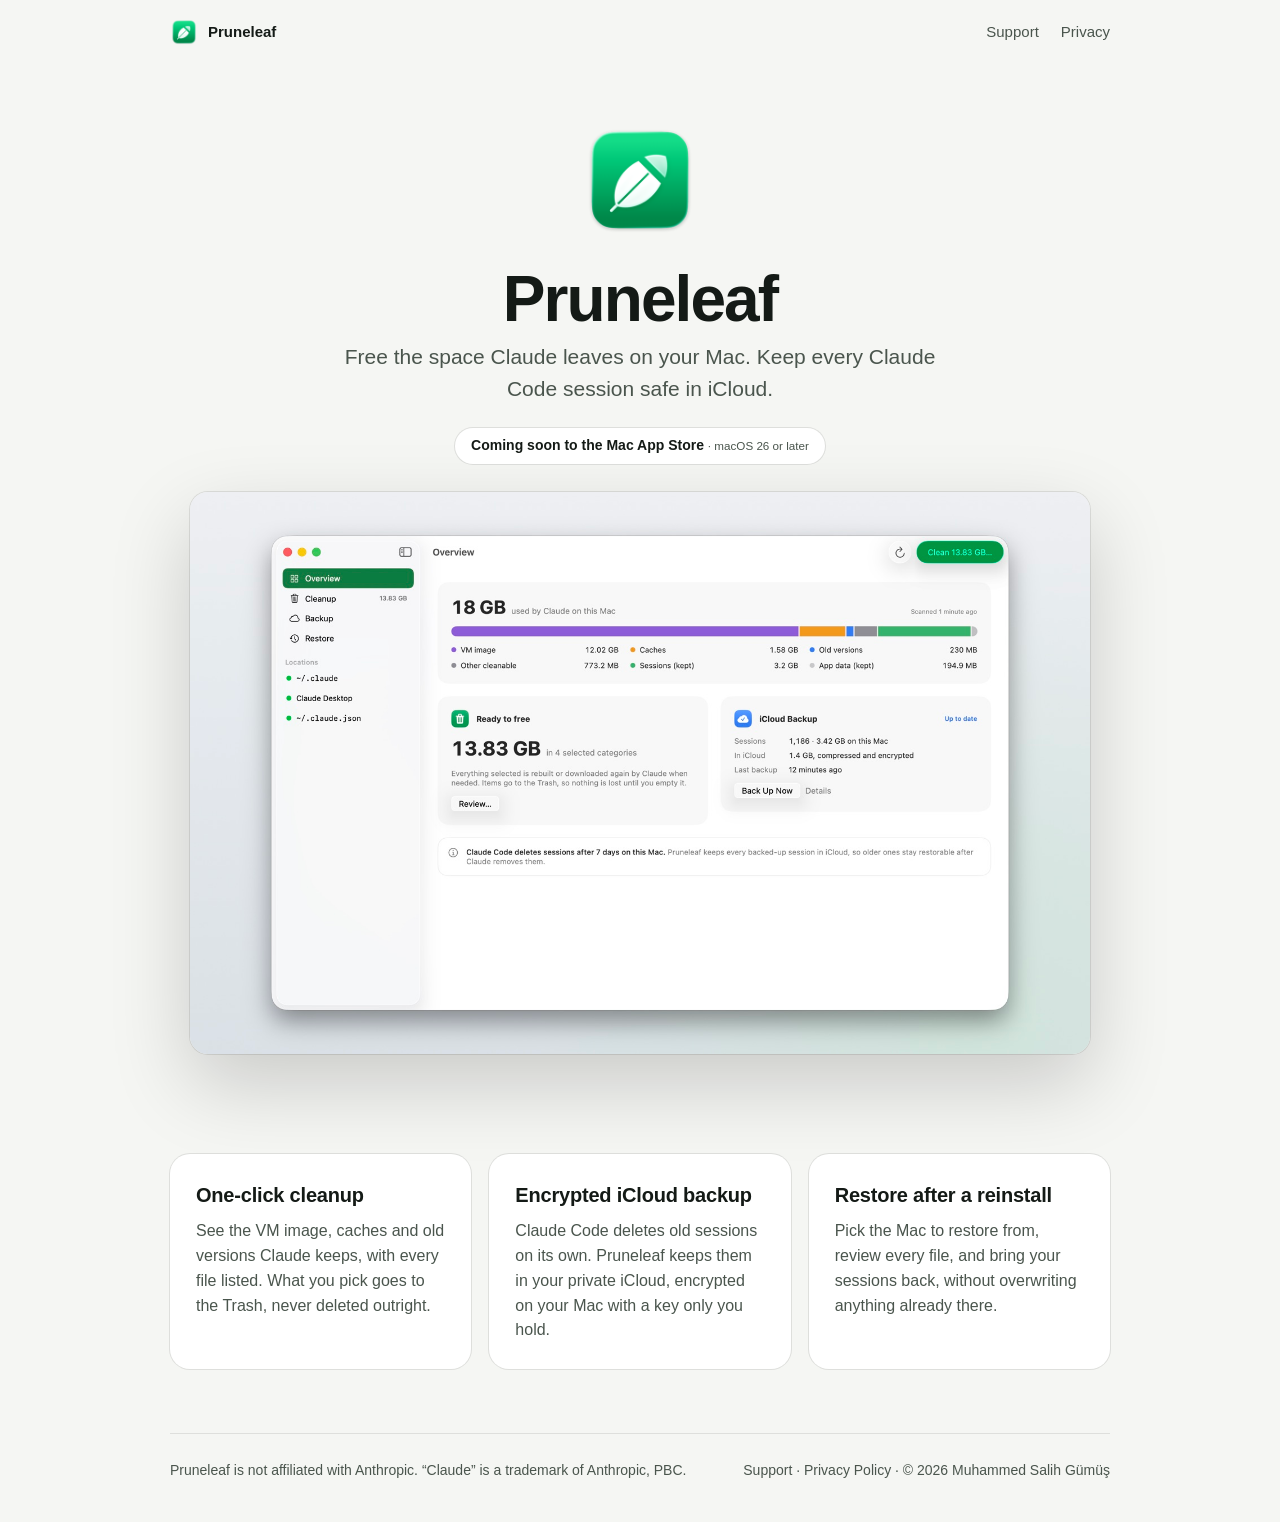
<file: index.html>
<!doctype html>
<html lang="en">
<head>
  <meta charset="utf-8">
  <meta name="viewport" content="width=device-width, initial-scale=1">
  <title>Pruneleaf · Free the space Claude leaves on your Mac</title>
  <meta name="description" content="Pruneleaf frees the disk space Claude Code and Claude Desktop use on your Mac and keeps your Claude Code sessions in an encrypted iCloud backup.">
  <link rel="icon" href="images/icon.png">
  <link rel="stylesheet" href="style.css">
</head>
<body>
  <div class="wrap">
    <nav>
      <a class="brand" href="./"><img src="images/icon.png" alt="">Pruneleaf</a>
      <div class="links"><a href="support.html">Support</a><a href="privacy.html">Privacy</a></div>
    </nav>

    <header class="hero">
      <img class="icon" src="images/icon.png" alt="Pruneleaf app icon">
      <h1>Pruneleaf</h1>
      <p>Free the space Claude leaves on your Mac. Keep every Claude Code session safe in iCloud.</p>
      <span class="pill">Coming soon to the Mac App Store <small>· macOS 26 or later</small></span>
      <img class="shot" src="images/overview.jpg" alt="Pruneleaf showing how much space Claude uses on a Mac">
    </header>

    <section class="features">
      <article class="card">
        <h2>One-click cleanup</h2>
        <p>See the VM image, caches and old versions Claude keeps, with every file listed. What you pick goes to the Trash, never deleted outright.</p>
      </article>
      <article class="card">
        <h2>Encrypted iCloud backup</h2>
        <p>Claude Code deletes old sessions on its own. Pruneleaf keeps them in your private iCloud, encrypted on your Mac with a key only you hold.</p>
      </article>
      <article class="card">
        <h2>Restore after a reinstall</h2>
        <p>Pick the Mac to restore from, review every file, and bring your sessions back, without overwriting anything already there.</p>
      </article>
    </section>

    <footer>
      <span>Pruneleaf is not affiliated with Anthropic. “Claude” is a trademark of Anthropic, PBC.</span>
      <span><a href="support.html">Support</a> · <a href="privacy.html">Privacy Policy</a> · © 2026 Muhammed Salih Gümüş</span>
    </footer>
  </div>
</body>
</html>
</file>
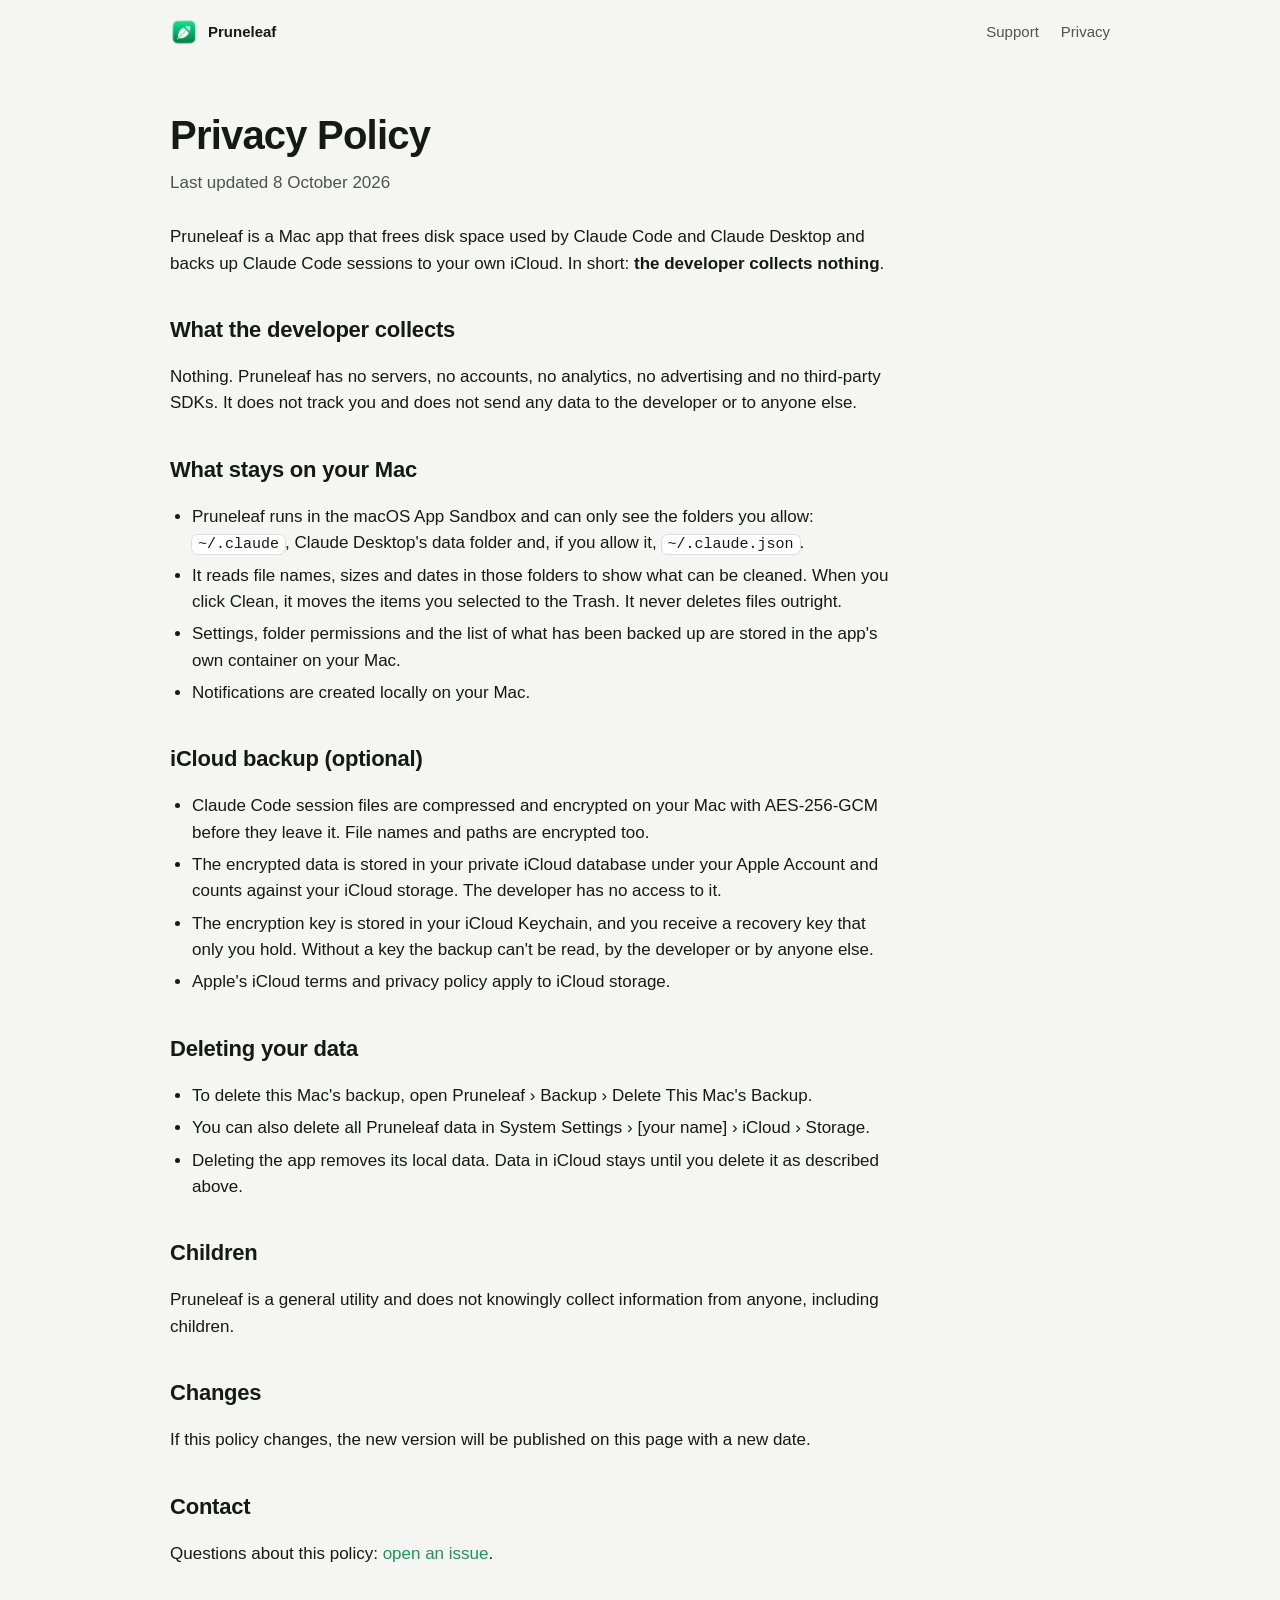
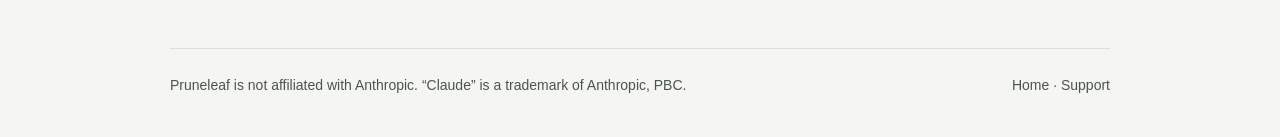
<file: privacy.html>
<!doctype html>
<html lang="en">
<head>
  <meta charset="utf-8">
  <meta name="viewport" content="width=device-width, initial-scale=1">
  <title>Pruneleaf Privacy Policy</title>
  <link rel="icon" href="images/icon.png">
  <link rel="stylesheet" href="style.css">
</head>
<body>
  <div class="wrap">
    <nav>
      <a class="brand" href="./"><img src="images/icon.png" alt="">Pruneleaf</a>
      <div class="links"><a href="support.html">Support</a><a href="privacy.html">Privacy</a></div>
    </nav>

    <main class="doc">
      <h1>Privacy Policy</h1>
      <p class="updated">Last updated 8 October 2026</p>

      <p>Pruneleaf is a Mac app that frees disk space used by Claude Code and Claude Desktop and backs up Claude Code sessions to your own iCloud. In short: <strong>the developer collects nothing</strong>.</p>

      <h2>What the developer collects</h2>
      <p>Nothing. Pruneleaf has no servers, no accounts, no analytics, no advertising and no third-party SDKs. It does not track you and does not send any data to the developer or to anyone else.</p>

      <h2>What stays on your Mac</h2>
      <ul>
        <li>Pruneleaf runs in the macOS App Sandbox and can only see the folders you allow: <code>~/.claude</code>, Claude Desktop's data folder and, if you allow it, <code>~/.claude.json</code>.</li>
        <li>It reads file names, sizes and dates in those folders to show what can be cleaned. When you click Clean, it moves the items you selected to the Trash. It never deletes files outright.</li>
        <li>Settings, folder permissions and the list of what has been backed up are stored in the app's own container on your Mac.</li>
        <li>Notifications are created locally on your Mac.</li>
      </ul>

      <h2>iCloud backup (optional)</h2>
      <ul>
        <li>Claude Code session files are compressed and encrypted on your Mac with AES-256-GCM before they leave it. File names and paths are encrypted too.</li>
        <li>The encrypted data is stored in your private iCloud database under your Apple Account and counts against your iCloud storage. The developer has no access to it.</li>
        <li>The encryption key is stored in your iCloud Keychain, and you receive a recovery key that only you hold. Without a key the backup can't be read, by the developer or by anyone else.</li>
        <li>Apple's iCloud terms and privacy policy apply to iCloud storage.</li>
      </ul>

      <h2>Deleting your data</h2>
      <ul>
        <li>To delete this Mac's backup, open Pruneleaf › Backup › Delete This Mac's Backup.</li>
        <li>You can also delete all Pruneleaf data in System Settings › [your name] › iCloud › Storage.</li>
        <li>Deleting the app removes its local data. Data in iCloud stays until you delete it as described above.</li>
      </ul>

      <h2>Children</h2>
      <p>Pruneleaf is a general utility and does not knowingly collect information from anyone, including children.</p>

      <h2>Changes</h2>
      <p>If this policy changes, the new version will be published on this page with a new date.</p>

      <h2>Contact</h2>
      <p>Questions about this policy: <a href="https://github.com/salih-g/pruneleaf-site/issues/new">open an issue</a>.</p>
    </main>

    <footer>
      <span>Pruneleaf is not affiliated with Anthropic. “Claude” is a trademark of Anthropic, PBC.</span>
      <span><a href="./">Home</a> · <a href="support.html">Support</a></span>
    </footer>
  </div>
</body>
</html>
</file>
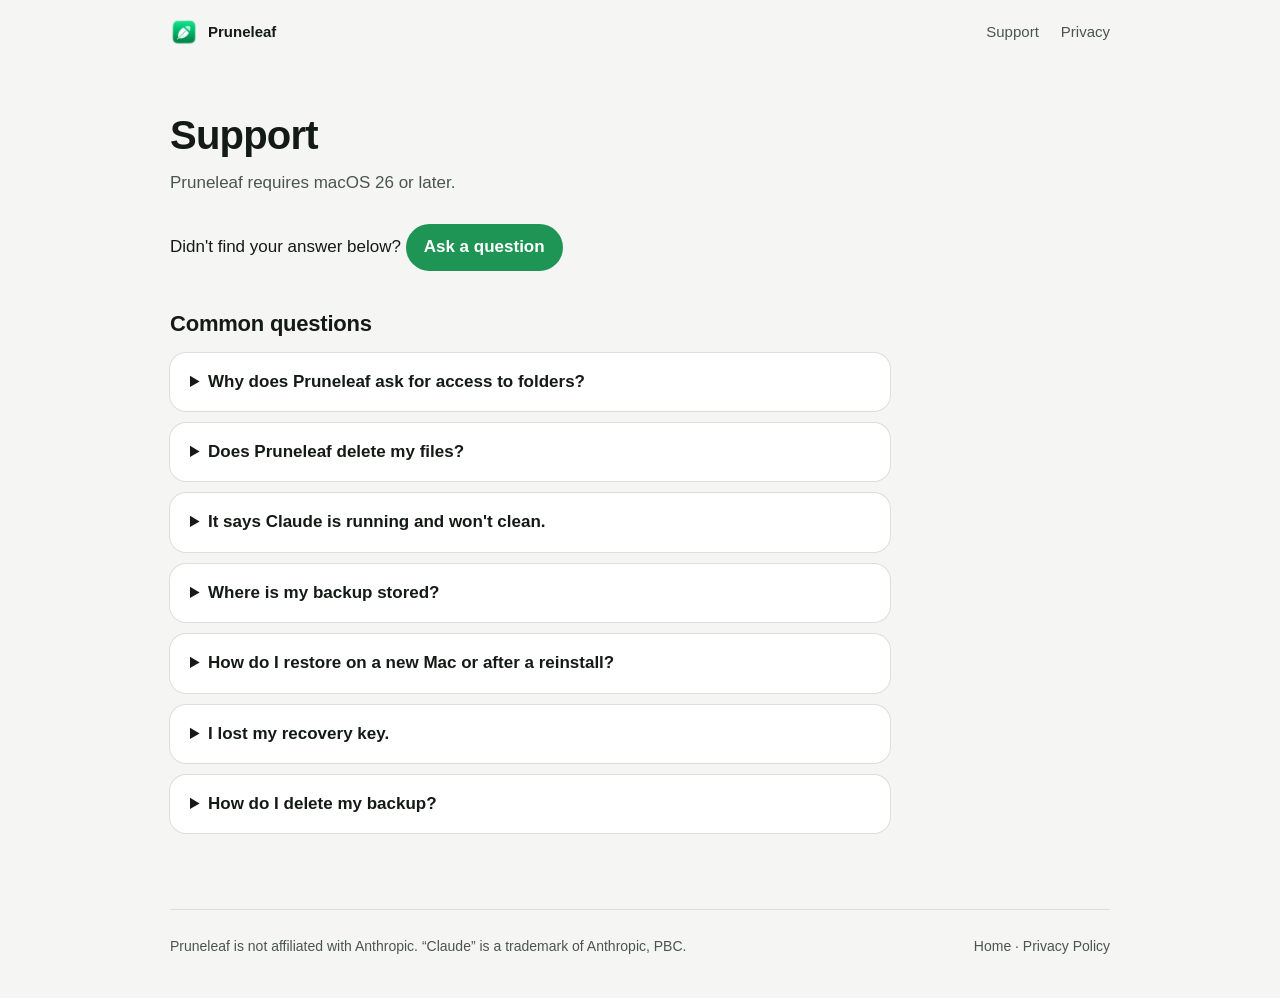
<file: support.html>
<!doctype html>
<html lang="en">
<head>
  <meta charset="utf-8">
  <meta name="viewport" content="width=device-width, initial-scale=1">
  <title>Pruneleaf Support</title>
  <link rel="icon" href="images/icon.png">
  <link rel="stylesheet" href="style.css">
</head>
<body>
  <div class="wrap">
    <nav>
      <a class="brand" href="./"><img src="images/icon.png" alt="">Pruneleaf</a>
      <div class="links"><a href="support.html">Support</a><a href="privacy.html">Privacy</a></div>
    </nav>

    <main class="doc">
      <h1>Support</h1>
      <p class="updated">Pruneleaf requires macOS 26 or later.</p>

      <p>Didn't find your answer below? <a class="button" href="https://github.com/salih-g/pruneleaf-site/issues/new">Ask a question</a></p>

      <h2>Common questions</h2>

      <details>
        <summary>Why does Pruneleaf ask for access to folders?</summary>
        <p>Pruneleaf runs in the App Sandbox, so it can only see folders you allow. It needs <code>~/.claude</code> for Claude Code, Claude Desktop's data folder to clean the VM image and caches, and optionally <code>~/.claude.json</code> to back up MCP server settings. Each folder opens already selected; click Grant Access.</p>
      </details>

      <details>
        <summary>Does Pruneleaf delete my files?</summary>
        <p>No. Everything you clean is moved to the Trash, so you can put it back from Finder. The space comes back when you empty the Trash.</p>
      </details>

      <details>
        <summary>It says Claude is running and won't clean.</summary>
        <p>Claude Desktop's files can only be moved while Claude Desktop is closed, and Claude Code's files while no Claude Code session is open. Quit them and Pruneleaf continues on its own.</p>
      </details>

      <details>
        <summary>Where is my backup stored?</summary>
        <p>In your private iCloud database under your Apple Account, encrypted on your Mac first. The developer has no servers and no access to it.</p>
      </details>

      <details>
        <summary>How do I restore on a new Mac or after a reinstall?</summary>
        <p>Install Pruneleaf, allow access to <code>~/.claude</code>, then open Restore. If iCloud Keychain is on, your key arrives within a few minutes; otherwise enter your recovery key. Pick the Mac to restore from and review the files before you start.</p>
      </details>

      <details>
        <summary>I lost my recovery key.</summary>
        <p>If iCloud Keychain is on, open Pruneleaf › Backup › Recovery key › Show… on a Mac that still has the key and save it again. If no Mac has the key, the backup can't be decrypted. That is what keeps it private.</p>
      </details>

      <details>
        <summary>How do I delete my backup?</summary>
        <p>Open Pruneleaf › Backup › Delete This Mac's Backup, or remove Pruneleaf's data in System Settings › [your name] › iCloud › Storage.</p>
      </details>
    </main>

    <footer>
      <span>Pruneleaf is not affiliated with Anthropic. “Claude” is a trademark of Anthropic, PBC.</span>
      <span><a href="./">Home</a> · <a href="privacy.html">Privacy Policy</a></span>
    </footer>
  </div>
</body>
</html>
</file>
<file: style.css>
:root {
  --bg: #F5F6F3;
  --surface: #FFFFFF;
  --ink: #141A16;
  --ink-2: #4A554D;
  --line: rgba(20, 26, 22, 0.10);
  --accent: #1E9455;
  color-scheme: light dark;
}

@media (prefers-color-scheme: dark) {
  :root {
    --bg: #0F1311;
    --surface: #1A1F1C;
    --ink: #EEF2EF;
    --ink-2: #A5B0A8;
    --line: rgba(238, 242, 239, 0.12);
    --accent: #3CBE72;
  }
}

* { box-sizing: border-box; }

body {
  margin: 0;
  background: var(--bg);
  color: var(--ink);
  font: 17px/1.55 -apple-system, BlinkMacSystemFont, "SF Pro Text", "Helvetica Neue", sans-serif;
  -webkit-font-smoothing: antialiased;
}

a { color: var(--accent); text-decoration: none; }
a:hover { text-decoration: underline; }

.wrap { max-width: 980px; margin: 0 auto; padding: 0 20px; }

nav {
  display: flex; align-items: center; justify-content: space-between;
  padding: 18px 0; font-size: 15px;
}
nav .brand { display: flex; align-items: center; gap: 10px; color: var(--ink); font-weight: 600; }
nav .brand img { width: 28px; height: 28px; }
nav .links { display: flex; gap: 22px; }
nav .links a { color: var(--ink-2); }

.hero { text-align: center; padding: 56px 0 36px; }
.hero img.icon { width: 120px; height: 120px; }
.hero h1 { margin: 18px 0 8px; font-size: clamp(40px, 7vw, 64px); line-height: 1.04; letter-spacing: -0.03em; }
.hero p { margin: 0 auto; max-width: 620px; font-size: 21px; color: var(--ink-2); }
.pill {
  display: inline-block; margin-top: 22px; padding: 7px 16px; border-radius: 999px;
  background: var(--surface); box-shadow: 0 0 0 1px var(--line); font-size: 14px; font-weight: 600;
}
.pill small { font-weight: 400; color: var(--ink-2); }

.shot {
  display: block; width: 100%; max-width: 900px; margin: 28px auto 0;
  border-radius: 18px; box-shadow: 0 30px 80px rgba(0, 0, 0, 0.18), 0 0 0 1px var(--line);
}

.features {
  display: grid; grid-template-columns: repeat(auto-fit, minmax(260px, 1fr));
  gap: 18px; padding: 64px 0;
}
.card { background: var(--surface); border-radius: 20px; padding: 26px; box-shadow: 0 0 0 1px var(--line); }
.card h2 { margin: 0 0 8px; font-size: 20px; letter-spacing: -0.01em; }
.card p { margin: 0; color: var(--ink-2); font-size: 16px; }

.doc { max-width: 720px; padding: 28px 0 64px; }
.doc h1 { font-size: 40px; letter-spacing: -0.02em; margin: 12px 0 4px; }
.doc .updated { color: var(--ink-2); margin: 0 0 28px; }
.doc h2 { font-size: 22px; margin: 36px 0 8px; letter-spacing: -0.01em; }
.doc p, .doc li { color: var(--ink); }
.doc ul { padding-left: 22px; }
.doc li { margin: 6px 0; }
.doc code { font: 15px ui-monospace, "SF Mono", Menlo, monospace; background: var(--surface); padding: 1px 6px; border-radius: 6px; box-shadow: 0 0 0 1px var(--line); }

details { background: var(--surface); border-radius: 16px; padding: 16px 20px; margin: 12px 0; box-shadow: 0 0 0 1px var(--line); }
details summary { cursor: pointer; font-weight: 600; }
details p { margin: 10px 0 0; color: var(--ink-2); }

.button {
  display: inline-block; padding: 10px 18px; border-radius: 999px; background: var(--accent);
  color: #FFFFFF; font-weight: 600;
}
.button:hover { text-decoration: none; filter: brightness(1.05); }

footer {
  border-top: 1px solid var(--line); padding: 26px 0 40px; font-size: 14px; color: var(--ink-2);
  display: flex; flex-wrap: wrap; gap: 10px 24px; justify-content: space-between;
}
footer a { color: var(--ink-2); }
</file>
